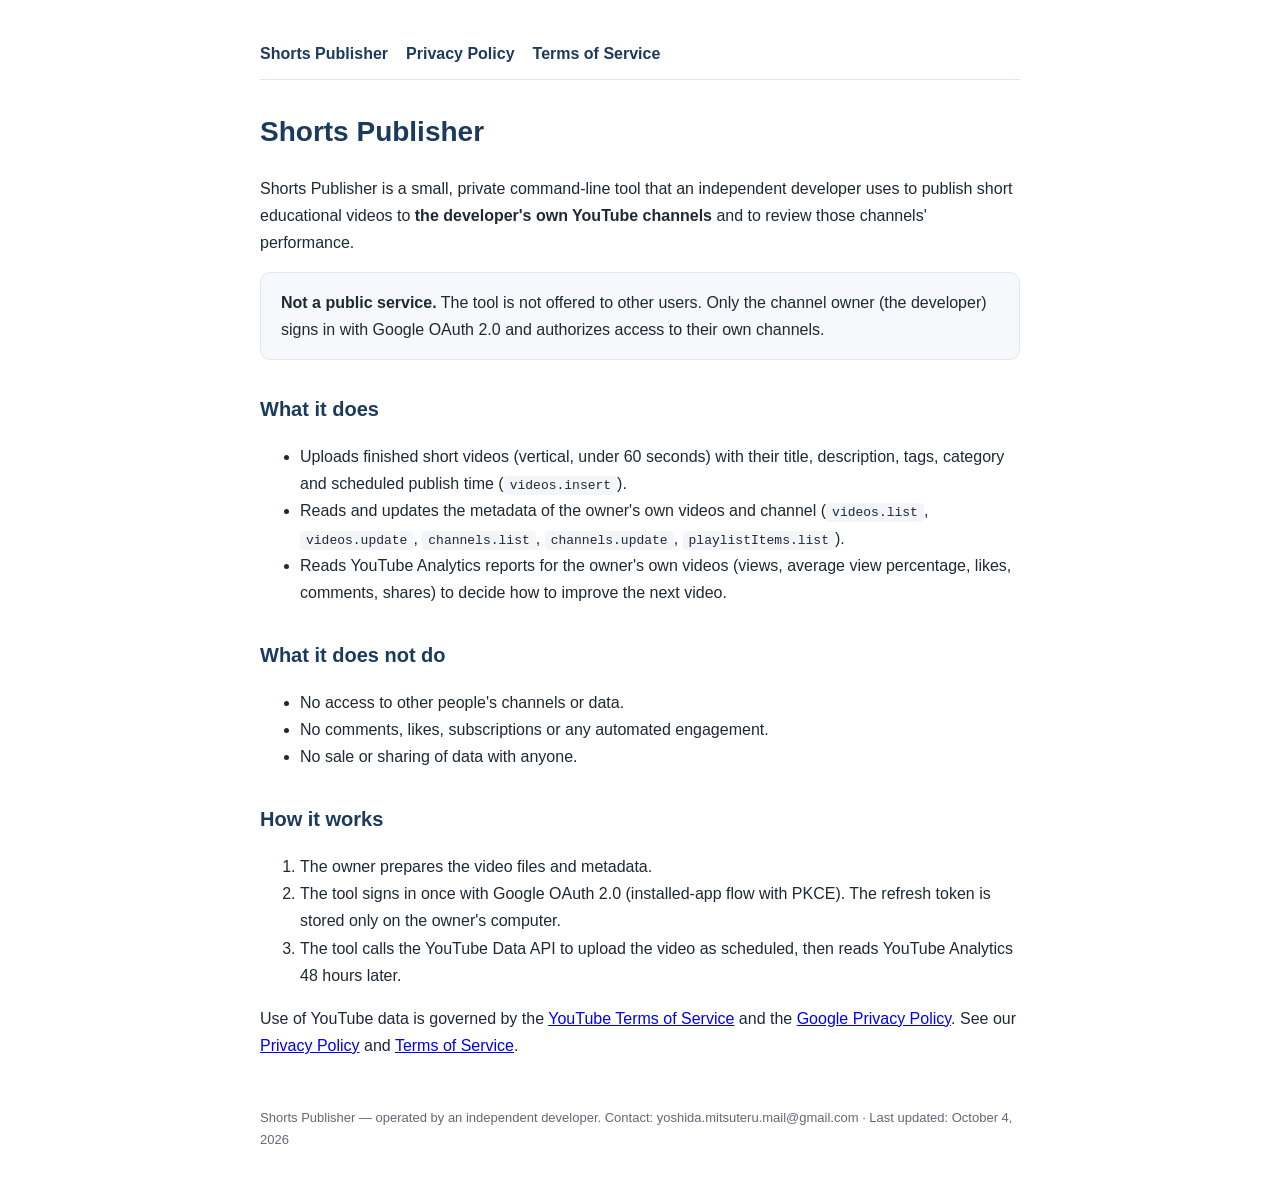
<file: index.html>
<!doctype html><html lang="en"><meta charset="utf-8"><meta name="viewport" content="width=device-width,initial-scale=1"><title>Shorts Publisher</title><link rel="stylesheet" href="style.css"><body><header><a href="./">Shorts Publisher</a><a href="privacy.html">Privacy Policy</a><a href="terms.html">Terms of Service</a></header>
<h1>Shorts Publisher</h1>
<p>Shorts Publisher is a small, private command-line tool that an independent developer uses to publish short educational videos to <strong>the developer's own YouTube channels</strong> and to review those channels' performance.</p>
<div class="box"><strong>Not a public service.</strong> The tool is not offered to other users. Only the channel owner (the developer) signs in with Google OAuth 2.0 and authorizes access to their own channels.</div>
<h2>What it does</h2>
<ul>
<li>Uploads finished short videos (vertical, under 60 seconds) with their title, description, tags, category and scheduled publish time (<code>videos.insert</code>).</li>
<li>Reads and updates the metadata of the owner's own videos and channel (<code>videos.list</code>, <code>videos.update</code>, <code>channels.list</code>, <code>channels.update</code>, <code>playlistItems.list</code>).</li>
<li>Reads YouTube Analytics reports for the owner's own videos (views, average view percentage, likes, comments, shares) to decide how to improve the next video.</li>
</ul>
<h2>What it does not do</h2>
<ul><li>No access to other people's channels or data.</li><li>No comments, likes, subscriptions or any automated engagement.</li><li>No sale or sharing of data with anyone.</li></ul>
<h2>How it works</h2>
<ol><li>The owner prepares the video files and metadata.</li><li>The tool signs in once with Google OAuth 2.0 (installed-app flow with PKCE). The refresh token is stored only on the owner's computer.</li><li>The tool calls the YouTube Data API to upload the video as scheduled, then reads YouTube Analytics 48 hours later.</li></ol>
<p>Use of YouTube data is governed by the <a href="https://www.youtube.com/t/terms">YouTube Terms of Service</a> and the <a href="https://policies.google.com/privacy">Google Privacy Policy</a>. See our <a href="privacy.html">Privacy Policy</a> and <a href="terms.html">Terms of Service</a>.</p>
<footer>Shorts Publisher — operated by an independent developer. Contact: yoshida.mitsuteru.mail@gmail.com · Last updated: October 4, 2026</footer></body></html>
</file>
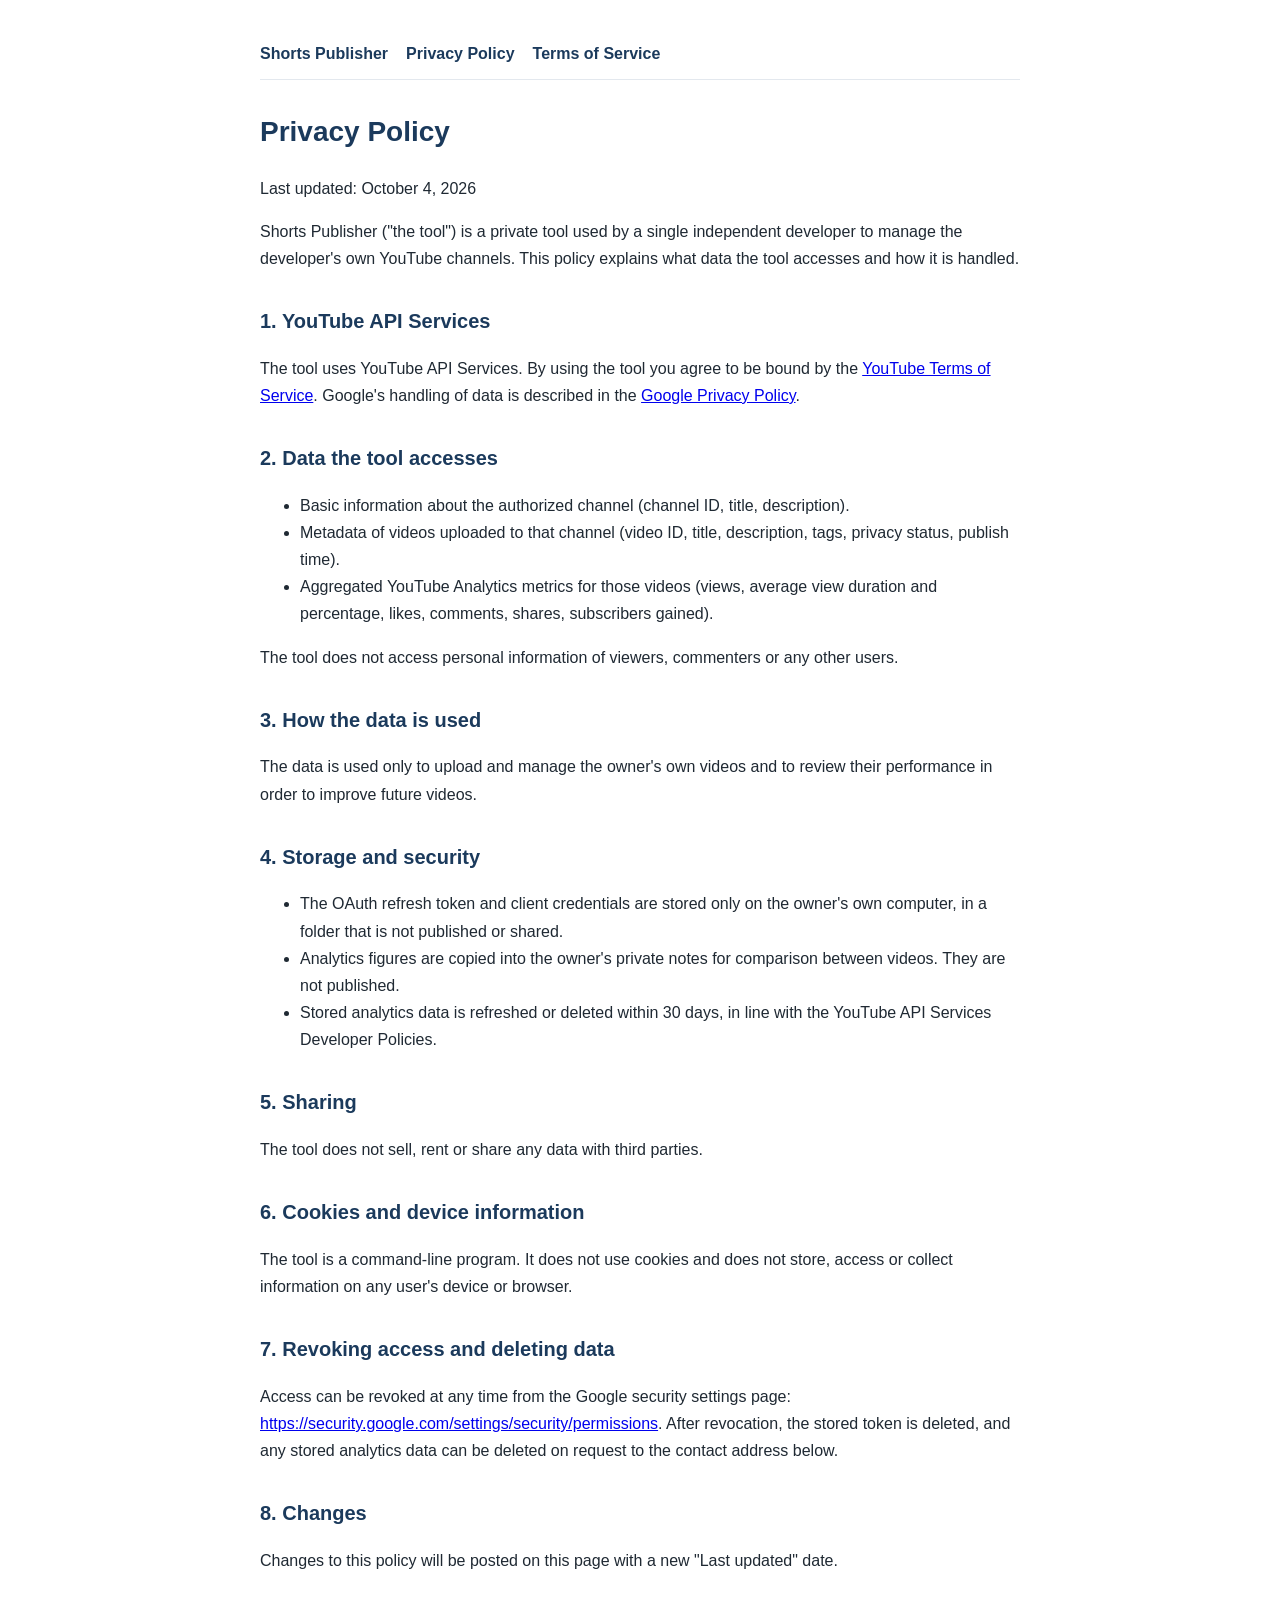
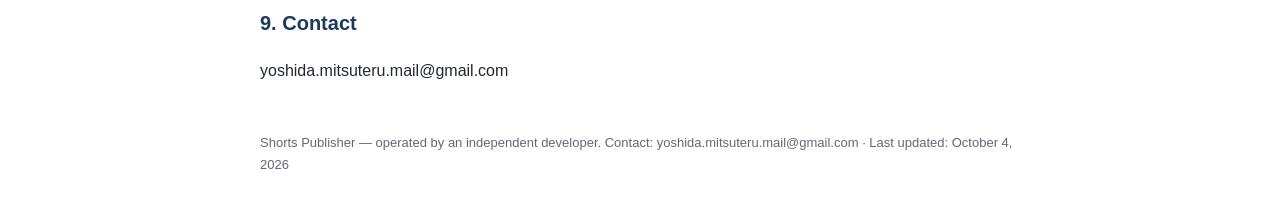
<file: privacy.html>
<!doctype html><html lang="en"><meta charset="utf-8"><meta name="viewport" content="width=device-width,initial-scale=1"><title>Privacy Policy – Shorts Publisher</title><link rel="stylesheet" href="style.css"><body><header><a href="./">Shorts Publisher</a><a href="privacy.html">Privacy Policy</a><a href="terms.html">Terms of Service</a></header>
<h1>Privacy Policy</h1><p>Last updated: October 4, 2026</p>
<p>Shorts Publisher ("the tool") is a private tool used by a single independent developer to manage the developer's own YouTube channels. This policy explains what data the tool accesses and how it is handled.</p>
<h2>1. YouTube API Services</h2>
<p>The tool uses YouTube API Services. By using the tool you agree to be bound by the <a href="https://www.youtube.com/t/terms">YouTube Terms of Service</a>. Google's handling of data is described in the <a href="https://policies.google.com/privacy">Google Privacy Policy</a>.</p>
<h2>2. Data the tool accesses</h2>
<ul><li>Basic information about the authorized channel (channel ID, title, description).</li><li>Metadata of videos uploaded to that channel (video ID, title, description, tags, privacy status, publish time).</li><li>Aggregated YouTube Analytics metrics for those videos (views, average view duration and percentage, likes, comments, shares, subscribers gained).</li></ul>
<p>The tool does not access personal information of viewers, commenters or any other users.</p>
<h2>3. How the data is used</h2>
<p>The data is used only to upload and manage the owner's own videos and to review their performance in order to improve future videos.</p>
<h2>4. Storage and security</h2>
<ul><li>The OAuth refresh token and client credentials are stored only on the owner's own computer, in a folder that is not published or shared.</li><li>Analytics figures are copied into the owner's private notes for comparison between videos. They are not published.</li><li>Stored analytics data is refreshed or deleted within 30 days, in line with the YouTube API Services Developer Policies.</li></ul>
<h2>5. Sharing</h2><p>The tool does not sell, rent or share any data with third parties.</p>
<h2>6. Cookies and device information</h2><p>The tool is a command-line program. It does not use cookies and does not store, access or collect information on any user's device or browser.</p>
<h2>7. Revoking access and deleting data</h2><p>Access can be revoked at any time from the Google security settings page: <a href="https://security.google.com/settings/security/permissions">https://security.google.com/settings/security/permissions</a>. After revocation, the stored token is deleted, and any stored analytics data can be deleted on request to the contact address below.</p>
<h2>8. Changes</h2><p>Changes to this policy will be posted on this page with a new "Last updated" date.</p>
<h2>9. Contact</h2><p>yoshida.mitsuteru.mail@gmail.com</p>
<footer>Shorts Publisher — operated by an independent developer. Contact: yoshida.mitsuteru.mail@gmail.com · Last updated: October 4, 2026</footer></body></html>
</file>
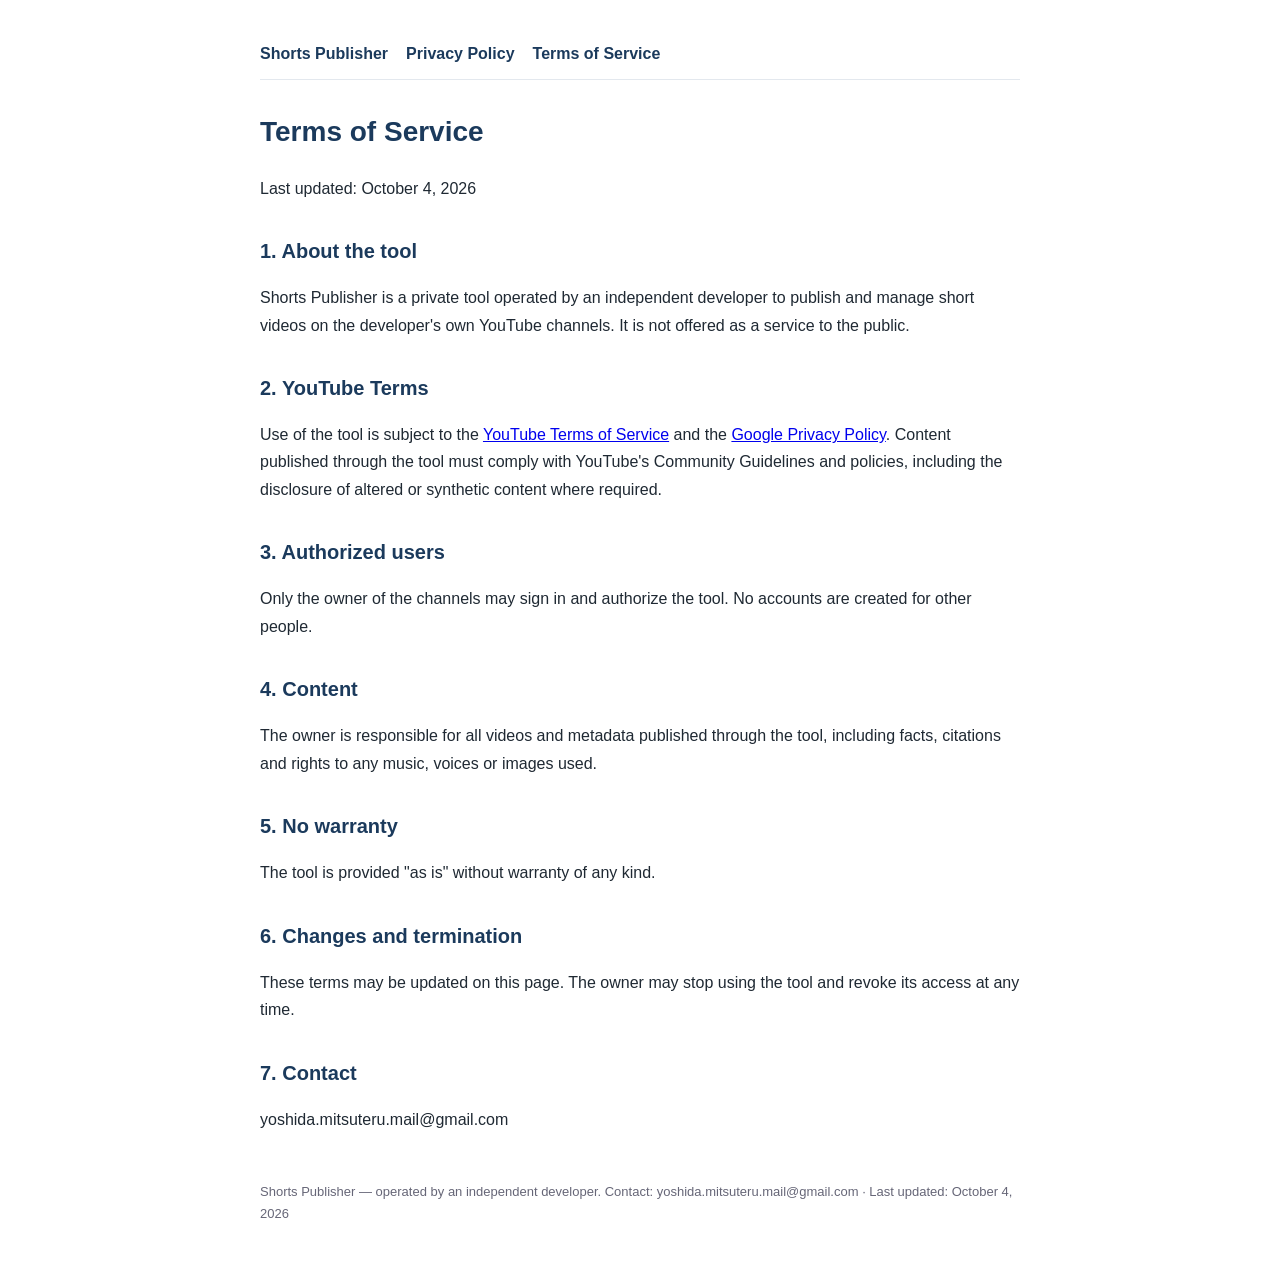
<file: terms.html>
<!doctype html><html lang="en"><meta charset="utf-8"><meta name="viewport" content="width=device-width,initial-scale=1"><title>Terms of Service – Shorts Publisher</title><link rel="stylesheet" href="style.css"><body><header><a href="./">Shorts Publisher</a><a href="privacy.html">Privacy Policy</a><a href="terms.html">Terms of Service</a></header>
<h1>Terms of Service</h1><p>Last updated: October 4, 2026</p>
<h2>1. About the tool</h2><p>Shorts Publisher is a private tool operated by an independent developer to publish and manage short videos on the developer's own YouTube channels. It is not offered as a service to the public.</p>
<h2>2. YouTube Terms</h2><p>Use of the tool is subject to the <a href="https://www.youtube.com/t/terms">YouTube Terms of Service</a> and the <a href="https://policies.google.com/privacy">Google Privacy Policy</a>. Content published through the tool must comply with YouTube's Community Guidelines and policies, including the disclosure of altered or synthetic content where required.</p>
<h2>3. Authorized users</h2><p>Only the owner of the channels may sign in and authorize the tool. No accounts are created for other people.</p>
<h2>4. Content</h2><p>The owner is responsible for all videos and metadata published through the tool, including facts, citations and rights to any music, voices or images used.</p>
<h2>5. No warranty</h2><p>The tool is provided "as is" without warranty of any kind.</p>
<h2>6. Changes and termination</h2><p>These terms may be updated on this page. The owner may stop using the tool and revoke its access at any time.</p>
<h2>7. Contact</h2><p>yoshida.mitsuteru.mail@gmail.com</p>
<footer>Shorts Publisher — operated by an independent developer. Contact: yoshida.mitsuteru.mail@gmail.com · Last updated: October 4, 2026</footer></body></html>
</file>
<file: style.css>
body{font-family:-apple-system,"Segoe UI",Roboto,"Noto Sans JP",sans-serif;max-width:760px;margin:0 auto;padding:40px 24px;line-height:1.7;color:#1f2933;background:#fff}
header{border-bottom:1px solid #e3e8ee;margin-bottom:28px;padding-bottom:12px}header a{margin-right:18px;color:#1b3a5c;text-decoration:none;font-weight:600}
h1{font-size:28px;color:#1b3a5c}h2{font-size:20px;margin-top:32px;color:#1b3a5c}code{background:#f3f5f8;padding:2px 6px;border-radius:4px}
.box{background:#f6f8fb;border:1px solid #e3e8ee;border-radius:10px;padding:16px 20px}footer{margin-top:48px;font-size:13px;color:#667}
</file>
